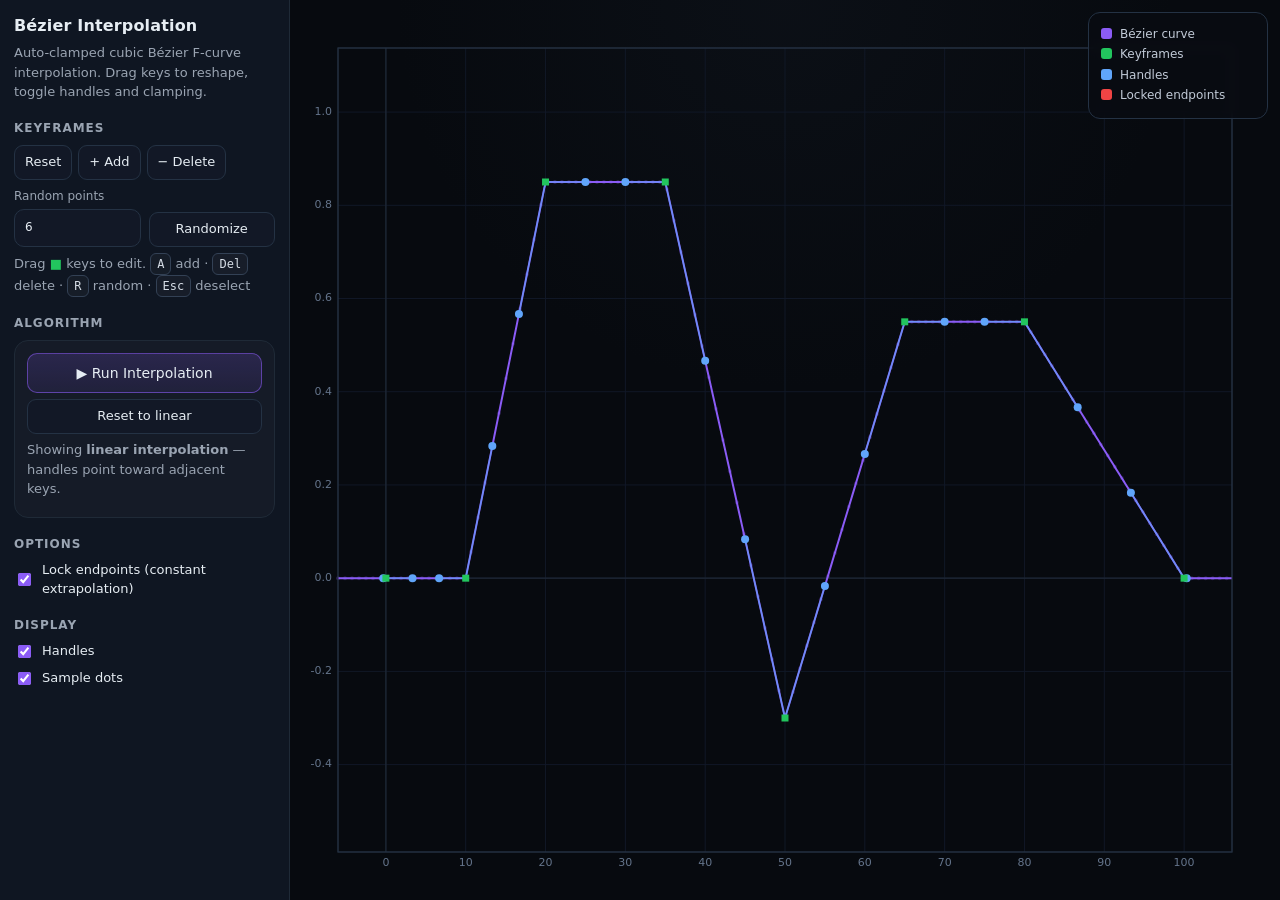
<file: docs/visualizations/interpolation.html>
<!doctype html>
<html lang="en">
<head>
    <meta charset="utf-8" />
    <meta name="viewport" content="width=device-width,initial-scale=1" />
    <title>Auto-Clamped Bézier F-Curve Visualizer</title>
    <style>
        :root {
            color-scheme: dark;
      --bg: #0b0f14;
      --panel: #0f1622;
      --line: #1f2a37;
      --line-2: #243244;
      --text: #e6edf3;
      --muted: #9aa4b2;
      --accent: #8b5cf6;
      --accent-2: #22c55e;
      --accent-3: #60a5fa;
      --bad: #ef4444;
    }
    * { box-sizing: border-box; }
        body {
            margin: 0;
      font: 14px/1.45 system-ui, -apple-system, Segoe UI, Roboto, sans-serif;
      background: var(--bg);
      color: var(--text);
    }
        .wrap {
            display: grid;
      grid-template-columns: min(290px, 28vw) 1fr;
            height: 100vh;
        }
        .panel {
      background: var(--panel);
      border-right: 1px solid var(--line);
            overflow: auto;
      padding: 14px;
      min-width: 0;
    }
    h1 {
      font-size: 16px;
      margin: 0 0 6px;
            font-weight: 700;
      letter-spacing: 0.01em;
    }
    h2 {
      font-size: 12px;
      color: var(--muted);
      text-transform: uppercase;
      letter-spacing: 0.08em;
      margin: 18px 0 8px;
    }
    p, .hint {
      color: var(--muted);
      margin: 6px 0;
      font-size: 13px;
      line-height: 1.5;
    }
        .row {
            display: flex;
      gap: 8px;
            align-items: center;
            margin: 8px 0;
      flex-wrap: wrap;
    }
    .row.tight { gap: 6px; }
    label.stack {
      display: grid;
      gap: 4px;
      width: 100%;
      color: var(--muted);
      font-size: 12px;
    }
    label.inline {
      display: inline-flex;
      align-items: center;
      gap: 8px;
      font-size: 13px;
    }
    .grid2 {
      display: grid;
      grid-template-columns: 1fr 1fr;
            gap: 8px;
    }
    button, input[type="number"] {
      width: 100%;
            background: #121826;
      color: var(--text);
      border: 1px solid var(--line-2);
            border-radius: 10px;
      padding: 9px 10px;
      font: inherit;
        }
        button {
            cursor: pointer;
      transition: border-color .15s ease, background .15s ease, transform .04s ease;
    }
    button:hover { border-color: #3a4b66; background: #141d2c; }
    button:active { transform: translateY(1px); }
    button.primary {
      background: linear-gradient(180deg, rgba(139,92,246,0.18), rgba(139,92,246,0.1));
      border-color: rgba(139,92,246,0.55);
    }
    button.small {
      width: auto;
      padding: 7px 10px;
      border-radius: 9px;
      font-size: 13px;
    }
    input[type="number"] { width: 100%; }
    input[type="checkbox"] { accent-color: var(--accent); }
        .canvas-wrap {
            position: relative;
      min-width: 0;
      background: #070a0f;
        }
        canvas {
            display: block;
            width: 100%;
            height: 100%;
      background: radial-gradient(circle at top, rgba(31,41,55,0.18), transparent 38%), #070a0f;
        }
        .legend {
            position: absolute;
            top: 12px;
            right: 12px;
      background: rgba(9,12,18,0.78);
      border: 1px solid var(--line-2);
            border-radius: 12px;
      padding: 10px 12px;
      min-width: 180px;
      backdrop-filter: blur(6px);
        }
        .legend div {
            font-size: 12px;
      color: #c1cad7;
      margin: 3px 0;
        }
        .pill {
            display: inline-block;
      width: 11px;
      height: 11px;
            border-radius: 3px;
            margin-right: 8px;
            vertical-align: -1px;
        }
    .card {
      background: rgba(255,255,255,0.025);
      border: 1px solid var(--line);
      border-radius: 14px;
      padding: 12px;
      margin: 8px 0;
    }
    .kbd {
      display: inline-block;
      padding: 1px 6px;
      border-radius: 6px;
      border: 1px solid #334155;
      background: rgba(255,255,255,0.03);
      font-family: ui-monospace, SFMono-Regular, Menlo, Consolas, monospace;
            font-size: 12px;
      color: #d6dde6;
        }
    </style>
</head>
<body>
    <div class="wrap">
        <div class="panel">
    <h1>Bézier Interpolation</h1>
    <p>
      Auto-clamped cubic Bézier F-curve interpolation.
      Drag keys to reshape, toggle handles and clamping.
    </p>

    <h2>Keyframes</h2>
    <div class="row tight">
      <button id="btnReset" class="small">Reset</button>
      <button id="btnAdd" class="small">+ Add</button>
      <button id="btnDelete" class="small">− Delete</button>
            </div>
    <div class="grid2" style="margin-top:4px;">
      <label class="stack">Random points
        <input id="numRandCount" type="number" min="3" max="20" step="1" value="6" />
      </label>
      <button id="btnRandom" class="small" style="align-self:end;">Randomize</button>
            </div>
    <div class="hint">
      Drag <span style="color:#22c55e;">■</span> keys to edit.
      <span class="kbd">A</span> add · <span class="kbd">Del</span> delete · <span class="kbd">R</span> random · <span class="kbd">Esc</span> deselect
            </div>

    <h2>Algorithm</h2>
    <div class="card">
      <div style="display:flex;flex-direction:column;gap:6px;margin-top:0;">
        <button id="btnRun" class="primary">▶ Run Interpolation</button>
        <button id="btnLinear" class="small">Reset to linear</button>
      </div>
      <div class="hint" style="margin-top:6px;" id="algoStatus">
        Showing <strong>linear interpolation</strong> — handles point toward adjacent keys.
            </div>
            </div>

    <h2>Options</h2>
    <div class="row"><label class="inline"><input id="chkExtrapConst" type="checkbox" checked /> Lock endpoints (constant extrapolation)</label></div>

    <h2>Display</h2>
    <div class="row"><label class="inline"><input id="chkShowHandles" type="checkbox" checked /> Handles</label></div>
    <div class="row"><label class="inline"><input id="chkShowSamples" type="checkbox" checked /> Sample dots</label></div>
        </div>

        <div class="canvas-wrap">
            <canvas id="c"></canvas>
            <div class="legend">
                <div><span class="pill" style="background:#8b5cf6"></span>Bézier curve</div>
      <div><span class="pill" style="background:#22c55e"></span>Keyframes</div>
                <div><span class="pill" style="background:#60a5fa"></span>Handles</div>
      <div><span class="pill" style="background:#ef4444"></span>Locked endpoints</div>
            </div>
        </div>
    </div>

    <script>
(() => {
  "use strict";

  const EPS = 1e-9;
        const clamp = (v, a, b) => Math.max(a, Math.min(b, v));
        const v2 = (x, y) => ({ x, y });
        const add = (a, b) => v2(a.x + b.x, a.y + b.y);
        const sub = (a, b) => v2(a.x - b.x, a.y - b.y);
        const mul = (a, s) => v2(a.x * s, a.y * s);
        const len = (a) => Math.hypot(a.x, a.y);

        function bezierPoint(P0, P1, P2, P3, t) {
            const u = 1 - t;
            return v2(
      u*u*u*P0.x + 3*u*u*t*P1.x + 3*u*t*t*P2.x + t*t*t*P3.x,
      u*u*u*P0.y + 3*u*u*t*P1.y + 3*u*t*t*P2.y + t*t*t*P3.y
            );
        }

        function solveTforX(xTarget, P0, P1, P2, P3) {
            const x0 = P0.x, x3 = P3.x;
    if (Math.abs(x3 - x0) < EPS) return 0;
            let lo = 0, hi = 1;
            let t = clamp((xTarget - x0) / (x3 - x0), 0, 1);
            function xAt(t) { return bezierPoint(P0, P1, P2, P3, t).x; }
            function dxdt(t) {
                const u = 1 - t;
      return 3 * (mul(sub(P1, P0), u*u).x + mul(sub(P2, P1), 2*u*t).x + mul(sub(P3, P2), t*t).x);
            }
            for (let i = 0; i < 40; i++) {
                const x = xAt(t);
                if (Math.abs(x - xTarget) < 1e-6) break;
                if (x < xTarget) lo = t; else hi = t;
                t = 0.5 * (lo + hi);
            }
            for (let i = 0; i < 8; i++) {
                const x = xAt(t);
                const d = dxdt(t);
      if (Math.abs(d) < EPS) break;
                const step = (x - xTarget) / d;
                t = clamp(t - step, 0, 1);
                if (Math.abs(step) < 1e-6) break;
            }
            return t;
        }

        class BezierKey {
            constructor(x, y) {
                this.key = v2(x, y);
                this.left = v2(x - 0.333, y);
                this.right = v2(x + 0.333, y);
      this.autoHandleType = "FREE";
            }
        }

  function computeAutoClampedHandles(keys, autoSmoothing, extrapolationConstant) {
            const n = keys.length;
            if (n <= 1) return;
            for (let i = 1; i < n; i++) {
      if (!(keys[i].key.x > keys[i-1].key.x)) throw new Error("X must be strictly increasing.");
            }
            const threshold = 0.001;
            for (let i = 0; i < n; i++) {
                const bezk = keys[i];
      const prev = i > 0 ? keys[i-1] : null;
      const next = i < n-1 ? keys[i+1] : null;
                bezk.left.x = Math.min(bezk.left.x, bezk.key.x - threshold);
                bezk.right.x = Math.max(bezk.right.x, bezk.key.x + threshold);
                const p2 = v2(bezk.key.x, bezk.key.y);
                let p1, p3;
      if (!prev) { if (!next) continue; p3 = next.key; p1 = v2(2*p2.x - p3.x, 2*p2.y - p3.y); } else { p1 = prev.key; }
      if (!next) { p3 = v2(2*p2.x - p1.x, 2*p2.y - p1.y); } else { p3 = next.key; }
      const dvecA = sub(p2, p1), dvecB = sub(p3, p2);
      let lenA = dvecA.x !== 0 ? dvecA.x : 1.0;
      let lenB = dvecB.x !== 0 ? dvecB.x : 1.0;
      const tvec = add(mul(dvecB, 1/lenB), mul(dvecA, 1/lenA));
      let lengthFactor = autoSmoothing ? 6.0 / 2.5614 : tvec.x;
                lengthFactor *= 2.5614;
      if (lengthFactor === 0) continue;
      if (!autoSmoothing) { lenA = Math.min(lenA, 5*lenB); lenB = Math.min(lenB, 5*lenA); }
      let leftViolate = false, rightViolate = false;
      {
        bezk.left = sub(p2, mul(tvec, lenA / lengthFactor));
                    if (prev && next) {
          const yd1 = prev.key.y - bezk.key.y, yd2 = next.key.y - bezk.key.y;
          if ((yd1 <= 0 && yd2 <= 0) || (yd1 >= 0 && yd2 >= 0)) {
            bezk.left.y = bezk.key.y; bezk.autoHandleType = "LOCKED";
                        } else {
            if (yd1 <= 0) { if (prev.key.y > bezk.left.y) { bezk.left.y = prev.key.y; leftViolate = true; } }
            else { if (prev.key.y < bezk.left.y) { bezk.left.y = prev.key.y; leftViolate = true; } }
          }
        }
      }
      {
        bezk.right = add(p2, mul(tvec, lenB / lengthFactor));
                    if (prev && next) {
          const yd1 = prev.key.y - bezk.key.y, yd2 = next.key.y - bezk.key.y;
          if ((yd1 <= 0 && yd2 <= 0) || (yd1 >= 0 && yd2 >= 0)) {
            bezk.right.y = bezk.key.y; bezk.autoHandleType = "LOCKED";
                        } else {
            if (yd1 <= 0) { if (next.key.y < bezk.right.y) { bezk.right.y = next.key.y; rightViolate = true; } }
            else { if (next.key.y > bezk.right.y) { bezk.right.y = next.key.y; rightViolate = true; } }
          }
        }
      }
                if (leftViolate || rightViolate) {
        const h1x = bezk.left.x - p2.x, h2x = p2.x - bezk.right.x;
                    if (Math.abs(h1x) >= 1e-12 && Math.abs(h2x) >= 1e-12) {
          if (leftViolate) bezk.right.y = p2.y + ((p2.y - bezk.left.y) / h1x) * h2x;
          else bezk.left.y = p2.y + ((p2.y - bezk.right.y) / h2x) * h1x;
        }
      }
                bezk.left.x = Math.min(bezk.left.x, bezk.key.x - threshold);
                bezk.right.x = Math.max(bezk.right.x, bezk.key.x + threshold);
            }
            if (extrapolationConstant) {
      const first = keys[0], last = keys[n-1];
      first.autoHandleType = "LOCKED"; last.autoHandleType = "LOCKED";
                first.left.y = first.key.y; first.right.y = first.key.y;
                last.left.y = last.key.y; last.right.y = last.key.y;
            }
        }

        function evaluateCurve(keys, xs) {
            const ys = new Array(xs.length);
            const xFirst = keys[0].key.x, yFirst = keys[0].key.y;
    const xLast = keys[keys.length-1].key.x, yLast = keys[keys.length-1].key.y;
            const segs = [];
            for (let i = 0; i < keys.length - 1; i++) {
      const a = keys[i], b = keys[i+1];
                segs.push([a.key, a.right, b.left, b.key]);
            }
            let j = 0;
            for (let k = 0; k < xs.length; k++) {
                const x = xs[k];
                if (x <= xFirst) { ys[k] = yFirst; continue; }
                if (x >= xLast) { ys[k] = yLast; continue; }
                while (j < segs.length && x > segs[j][3].x) j++;
      if (j >= segs.length) { ys[k] = segs[segs.length-1][3].y; continue; }
                const [P0, P1, P2, P3] = segs[j];
      if (Math.abs(P3.x - P0.x) < EPS) { ys[k] = P0.y; continue; }
                const t = solveTforX(x, P0, P1, P2, P3);
                ys[k] = bezierPoint(P0, P1, P2, P3, t).y;
            }
            return ys;
        }

        const canvas = document.getElementById("c");
        const ctx = canvas.getContext("2d");

        function fitCanvas() {
            const r = canvas.getBoundingClientRect();
            canvas.width = Math.floor(r.width * devicePixelRatio);
            canvas.height = Math.floor(r.height * devicePixelRatio);
            ctx.setTransform(devicePixelRatio, 0, 0, devicePixelRatio, 0, 0);
        }
  new ResizeObserver(() => { fitCanvas(); draw(); }).observe(canvas);

        const state = {
            keys: [],
            selected: -1,
            dragging: false,
            dragOffset: v2(0, 0),
    solved: false,
    view: { pad: 48, xMin: 0, xMax: 100, yMin: -1, yMax: 1 },
  };

  function makeDefaultKeys() {
    return [
                new BezierKey(0, 0.0),
      new BezierKey(10, 0.0),
      new BezierKey(20, 0.85),
      new BezierKey(35, 0.85),
      new BezierKey(50, -0.3),
      new BezierKey(65, 0.55),
      new BezierKey(80, 0.55),
      new BezierKey(100, 0.0),
    ];
  }

  function setLinearHandles(keys) {
    for (let i = 0; i < keys.length; i++) {
      const k = keys[i];
      const prev = i > 0 ? keys[i-1] : null;
      const next = i < keys.length - 1 ? keys[i+1] : null;
      k.autoHandleType = "FREE";
      if (prev) {
        const dx = k.key.x - prev.key.x;
        k.left = v2(k.key.x - dx / 3, k.key.y - (k.key.y - prev.key.y) / 3);
      } else {
        k.left = v2(k.key.x - 0.333, k.key.y);
      }
      if (next) {
        const dx = next.key.x - k.key.x;
        k.right = v2(k.key.x + dx / 3, k.key.y + (next.key.y - k.key.y) / 3);
      } else {
        k.right = v2(k.key.x + 0.333, k.key.y);
      }
    }
  }

  function updateStatusText() {
    const el = document.getElementById("algoStatus");
    if (state.solved) {
      el.innerHTML = 'Showing <strong>interpolated</strong> Bézier handles with overshoot prevention.';
    } else {
      el.innerHTML = 'Showing <strong>linear interpolation</strong> — handles point toward adjacent keys.';
    }
  }

  function resetKeys() {
    state.keys = makeDefaultKeys();
            state.selected = -1;
    state.solved = false;
    setLinearHandles(state.keys);
    updateStatusText();
            draw();
        }

        function randomizeKeys() {
    const count = clamp(parseInt(document.getElementById("numRandCount").value, 10) || 6, 3, 20);
    const keys = [];
    for (let i = 0; i < count; i++) {
      const t = i / (count - 1);
      const x = Math.round(t * 100);
      const y = (Math.random() * 2 - 1) * 0.9;
      keys.push(new BezierKey(x, y));
    }
    for (let i = 1; i < keys.length; i++) {
      if (keys[i].key.x <= keys[i-1].key.x) keys[i].key.x = keys[i-1].key.x + 1;
    }
    state.keys = keys;
    state.selected = -1;
    state.solved = false;
    setLinearHandles(state.keys);
    updateStatusText();
            draw();
        }

        function worldToScreen(p) {
            const { pad, xMin, xMax, yMin, yMax } = state.view;
            const w = canvas.getBoundingClientRect().width;
            const h = canvas.getBoundingClientRect().height;
    return v2(
      pad + (p.x - xMin) * (w - 2*pad) / Math.max(EPS, xMax - xMin),
      h - pad - (p.y - yMin) * (h - 2*pad) / Math.max(EPS, yMax - yMin)
    );
        }

        function screenToWorld(p) {
            const { pad, xMin, xMax, yMin, yMax } = state.view;
            const w = canvas.getBoundingClientRect().width;
            const h = canvas.getBoundingClientRect().height;
    return v2(
      xMin + (p.x - pad) * (xMax - xMin) / Math.max(EPS, w - 2*pad),
      yMin + (h - pad - p.y) * (yMax - yMin) / Math.max(EPS, h - 2*pad)
    );
        }

        function autoView() {
            const xs = state.keys.map(k => k.key.x);
            const ys = state.keys.map(k => k.key.y);
            const xMin = Math.min(...xs), xMax = Math.max(...xs);
            const yMin = Math.min(...ys), yMax = Math.max(...ys);
    const mx = Math.max(2, (xMax - xMin) * 0.06);
    const my = Math.max(0.2, (yMax - yMin) * 0.25);
    state.view.xMin = xMin - mx;
    state.view.xMax = xMax + mx;
    state.view.yMin = yMin - my;
    state.view.yMax = yMax + my;
  }

  function niceStep(range, maxTicks) {
    const rough = range / maxTicks;
    const mag = Math.pow(10, Math.floor(Math.log10(rough)));
    const norm = rough / mag;
    const nice = norm < 1.5 ? 1 : norm < 3 ? 2 : norm < 7 ? 5 : 10;
    return nice * mag;
  }

  function tickLabel(v, step) {
    const decimals = Math.max(0, -Math.floor(Math.log10(step) - 0.001));
    return v.toFixed(decimals);
        }

        function drawGrid() {
            const w = canvas.getBoundingClientRect().width;
            const h = canvas.getBoundingClientRect().height;
    const pad = state.view.pad;
    const { xMin, xMax, yMin, yMax } = state.view;
            ctx.clearRect(0, 0, w, h);

    const xStep = niceStep(xMax - xMin, 8);
    const yStep = niceStep(yMax - yMin, 6);
    const xStart = Math.ceil(xMin / xStep) * xStep;
    const yStart = Math.ceil(yMin / yStep) * yStep;

            ctx.strokeStyle = "#111827";
            ctx.lineWidth = 1;
            ctx.beginPath();
    for (let v = xStart; v <= xMax; v += xStep) {
      const sx = worldToScreen(v2(v, 0)).x;
      ctx.moveTo(sx, pad); ctx.lineTo(sx, h - pad);
    }
    for (let v = yStart; v <= yMax; v += yStep) {
      const sy = worldToScreen(v2(0, v)).y;
      ctx.moveTo(pad, sy); ctx.lineTo(w - pad, sy);
            }
            ctx.stroke();

            ctx.strokeStyle = "#1f2937";
    ctx.lineWidth = 1.2;
            ctx.beginPath();
            const y0 = worldToScreen(v2(0, 0)).y;
    if (y0 > pad && y0 < h - pad) { ctx.moveTo(pad, y0); ctx.lineTo(w - pad, y0); }
    const x0 = worldToScreen(v2(0, 0)).x;
    if (x0 > pad && x0 < w - pad) { ctx.moveTo(x0, pad); ctx.lineTo(x0, h - pad); }
            ctx.stroke();

    ctx.font = "11px system-ui, -apple-system, sans-serif";
    ctx.fillStyle = "#64748b";
    ctx.textAlign = "center";
    ctx.textBaseline = "top";
    for (let v = xStart; v <= xMax; v += xStep) {
      ctx.fillText(tickLabel(v, xStep), worldToScreen(v2(v, 0)).x, h - pad + 6);
    }
    ctx.textAlign = "right";
    ctx.textBaseline = "middle";
    for (let v = yStart; v <= yMax; v += yStep) {
      ctx.fillText(tickLabel(v, yStep), pad - 6, worldToScreen(v2(0, v)).y);
    }

    ctx.strokeStyle = "#243042";
    ctx.lineWidth = 1;
    ctx.strokeRect(pad, pad, w - 2*pad, h - 2*pad);
        }

        function draw() {
            const extrapConst = document.getElementById("chkExtrapConst").checked;
            const showHandles = document.getElementById("chkShowHandles").checked;
            const showSamples = document.getElementById("chkShowSamples").checked;

            autoView();
    if (state.solved) {
      for (const k of state.keys) k.autoHandleType = "FREE";
      computeAutoClampedHandles(state.keys, true, extrapConst);
    } else {
      setLinearHandles(state.keys);
    }
            drawGrid();

            const w = canvas.getBoundingClientRect().width;
            const h = canvas.getBoundingClientRect().height;
    const samples = 512;
    const { xMin, xMax } = state.view;
            const xs = Array.from({ length: samples }, (_, i) => xMin + (xMax - xMin) * i / (samples - 1));
            const ys = evaluateCurve(state.keys, xs);

            ctx.strokeStyle = "#8b5cf6";
            ctx.lineWidth = 2;
            ctx.beginPath();
            for (let i = 0; i < xs.length; i++) {
                const p = worldToScreen(v2(xs[i], ys[i]));
                if (i === 0) ctx.moveTo(p.x, p.y); else ctx.lineTo(p.x, p.y);
            }
            ctx.stroke();

            if (showSamples) {
                ctx.fillStyle = "rgba(139,92,246,0.25)";
                for (let i = 0; i < xs.length; i += Math.max(1, Math.floor(samples / 120))) {
                    const p = worldToScreen(v2(xs[i], ys[i]));
                    ctx.beginPath();
                    ctx.arc(p.x, p.y, 2, 0, Math.PI * 2);
                    ctx.fill();
                }
            }

            for (let i = 0; i < state.keys.length; i++) {
                const k = state.keys[i];
                const pk = worldToScreen(k.key);
                const pl = worldToScreen(k.left);
                const pr = worldToScreen(k.right);
      const locked = k.autoHandleType === "LOCKED";

                if (showHandles) {
                    ctx.strokeStyle = locked ? "rgba(239,68,68,0.75)" : "rgba(96,165,250,0.7)";
                    ctx.lineWidth = 1.5;
                    ctx.beginPath();
                    ctx.moveTo(pl.x, pl.y); ctx.lineTo(pk.x, pk.y); ctx.lineTo(pr.x, pr.y);
                    ctx.stroke();
                    ctx.fillStyle = locked ? "#ef4444" : "#60a5fa";
                    ctx.beginPath(); ctx.arc(pl.x, pl.y, 4, 0, Math.PI * 2); ctx.fill();
                    ctx.beginPath(); ctx.arc(pr.x, pr.y, 4, 0, Math.PI * 2); ctx.fill();
                }

                ctx.fillStyle = "#22c55e";
      const s = i === state.selected ? 9 : 7;
      ctx.fillRect(pk.x - s/2, pk.y - s/2, s, s);
                if (i === state.selected) {
                    ctx.strokeStyle = "#eab308";
                    ctx.lineWidth = 2;
        ctx.strokeRect(pk.x - s/2 - 1, pk.y - s/2 - 1, s + 2, s + 2);
                }
            }

            ctx.strokeStyle = "#243042";
            ctx.lineWidth = 1;
    ctx.strokeRect(state.view.pad, state.view.pad, w - 2*state.view.pad, h - 2*state.view.pad);
        }

        function hitTestKeys(screenPt) {
    let best = -1, bestD = 1e9;
            for (let i = 0; i < state.keys.length; i++) {
                const pk = worldToScreen(state.keys[i].key);
                const d = Math.hypot(pk.x - screenPt.x, pk.y - screenPt.y);
      if (d < 16 && d < bestD) { bestD = d; best = i; }
            }
            return best;
        }

        function enforceStrictX(i) {
            const k = state.keys[i];
    if (i > 0) k.key.x = Math.max(k.key.x, state.keys[i-1].key.x + 0.001);
    if (i < state.keys.length - 1) k.key.x = Math.min(k.key.x, state.keys[i+1].key.x - 0.001);
        }

        canvas.addEventListener("pointerdown", (e) => {
            const rect = canvas.getBoundingClientRect();
            const p = v2(e.clientX - rect.left, e.clientY - rect.top);
            const idx = hitTestKeys(p);
            state.selected = idx;
            if (idx !== -1) {
                state.dragging = true;
      state.dragOffset = sub(state.keys[idx].key, screenToWorld(p));
                canvas.setPointerCapture(e.pointerId);
            }
            draw();
        });

        canvas.addEventListener("pointermove", (e) => {
            if (!state.dragging || state.selected === -1) return;
            const rect = canvas.getBoundingClientRect();
    const world = add(screenToWorld(v2(e.clientX - rect.left, e.clientY - rect.top)), state.dragOffset);
    state.keys[state.selected].key.x = world.x;
    state.keys[state.selected].key.y = world.y;
            enforceStrictX(state.selected);
            draw();
        });

        canvas.addEventListener("pointerup", (e) => {
            state.dragging = false;
            canvas.releasePointerCapture(e.pointerId);
        });

        function addKey() {
            const xs = state.keys.map(k => k.key.x);
    let x = Math.max(...xs) + 10, y = 0;
            if (state.selected >= 0 && state.selected < state.keys.length - 1) {
      const a = state.keys[state.selected].key, b = state.keys[state.selected + 1].key;
      x = 0.5 * (a.x + b.x); y = 0.5 * (a.y + b.y);
            } else if (state.keys.length >= 2) {
      const a = state.keys[state.keys.length-2].key, b = state.keys[state.keys.length-1].key;
      x = b.x + (b.x - a.x); y = b.y;
            }
            const nk = new BezierKey(x, y);
            state.keys.push(nk);
    state.keys.sort((a, b) => a.key.x - b.key.x);
            state.selected = state.keys.indexOf(nk);
            draw();
        }

        function deleteSelected() {
    if (state.selected === -1 || state.keys.length <= 2) return;
            state.keys.splice(state.selected, 1);
            state.selected = Math.min(state.selected, state.keys.length - 1);
            draw();
        }

  document.addEventListener("keydown", (e) => {
    if (e.key === "Escape") { state.selected = -1; draw(); }
    if (e.key === "Delete") deleteSelected();
    if (e.key.toLowerCase() === "a") addKey();
    if (e.key.toLowerCase() === "r") randomizeKeys();
  });

  document.getElementById("btnReset").addEventListener("click", resetKeys);
  document.getElementById("btnAdd").addEventListener("click", addKey);
  document.getElementById("btnDelete").addEventListener("click", deleteSelected);
  document.getElementById("btnRandom").addEventListener("click", randomizeKeys);
  document.getElementById("btnRun").addEventListener("click", () => {
    state.solved = true;
    updateStatusText();
    draw();
  });
  document.getElementById("btnLinear").addEventListener("click", () => {
    state.solved = false;
    updateStatusText();
                draw();
  });
  document.getElementById("chkExtrapConst").addEventListener("change", draw);
  document.getElementById("chkShowHandles").addEventListener("change", draw);
  document.getElementById("chkShowSamples").addEventListener("change", draw);

        fitCanvas();
        resetKeys();
})();
    </script>
</body>
</html>
</file>
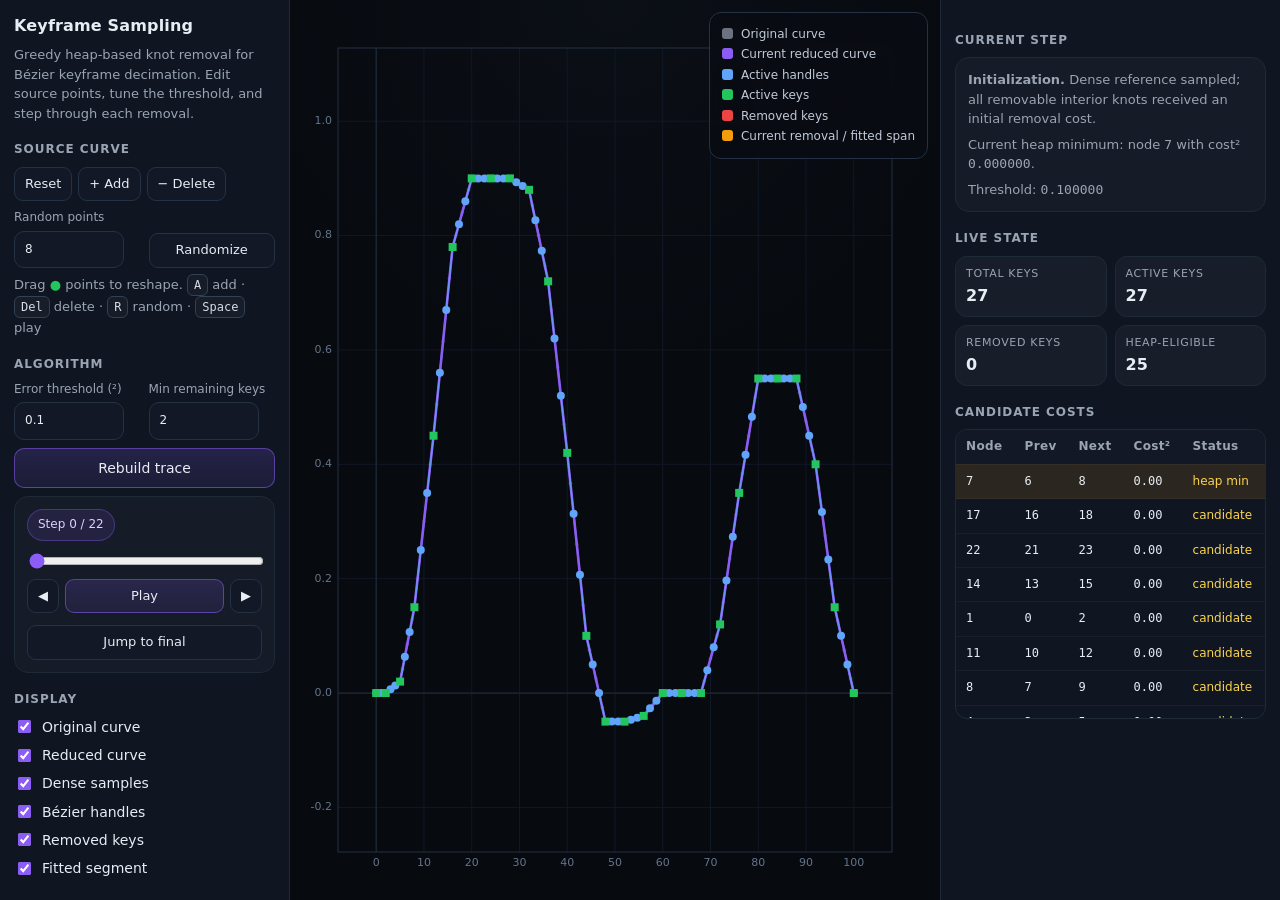
<file: docs/visualizations/sampling.html>
<!doctype html>
<html lang="en">
<head>
  <meta charset="utf-8" />
  <meta name="viewport" content="width=device-width,initial-scale=1" />
  <title>Bézier Keyframe Sampling Visualizer</title>
  <style>
    :root {
      color-scheme: dark;
      --bg: #0b0f14;
      --panel: #0f1622;
      --line: #1f2a37;
      --line-2: #243244;
      --text: #e6edf3;
      --muted: #9aa4b2;
      --accent: #8b5cf6;
      --accent-2: #22c55e;
      --accent-3: #60a5fa;
      --warn: #f59e0b;
      --bad: #ef4444;
      --soft: rgba(255,255,255,0.04);
    }
    * { box-sizing: border-box; }
    body {
      margin: 0;
      font: 14px/1.45 system-ui, -apple-system, Segoe UI, Roboto, sans-serif;
      background: var(--bg);
      color: var(--text);
    }
    .wrap {
      display: grid;
      grid-template-columns: min(290px, 28vw) 1fr min(340px, 32vw);
      height: 100vh;
    }
    .panel {
      background: var(--panel);
      border-right: 1px solid var(--line);
      overflow: auto;
      padding: 14px;
      min-width: 0;
    }
    .panel.right {
      border-right: 0;
      border-left: 1px solid var(--line);
    }
    .canvas-wrap {
      position: relative;
      min-width: 0;
      background: #070a0f;
    }
    canvas {
      display: block;
      width: 100%;
      height: 100%;
      background: radial-gradient(circle at top, rgba(31,41,55,0.18), transparent 38%), #070a0f;
    }
    h1 {
      font-size: 16px;
      margin: 0 0 8px;
      font-weight: 700;
      letter-spacing: 0.01em;
    }
    h2 {
      font-size: 12px;
      color: var(--muted);
      text-transform: uppercase;
      letter-spacing: 0.08em;
      margin: 18px 0 8px;
    }
    p, .hint {
      color: var(--muted);
      margin: 6px 0;
      font-size: 13px;
      line-height: 1.5;
    }
    .row {
      display: flex;
      gap: 8px;
      align-items: center;
      margin: 8px 0;
      flex-wrap: wrap;
    }
    .row.tight { gap: 6px; }
    label.stack {
      display: grid;
      gap: 4px;
      width: 100%;
      color: var(--muted);
      font-size: 12px;
    }
    label.inline {
      display: inline-flex;
      align-items: center;
      gap: 8px;
    }
    button, input[type="number"], input[type="range"], textarea {
      width: 100%;
    }
    button, input[type="number"], textarea {
      background: #121826;
      color: var(--text);
      border: 1px solid var(--line-2);
      border-radius: 10px;
      padding: 9px 10px;
      font: inherit;
    }
    button {
      cursor: pointer;
      transition: border-color .15s ease, background .15s ease, transform .04s ease;
    }
    button:hover { border-color: #3a4b66; background: #141d2c; }
    button:active { transform: translateY(1px); }
    button.primary {
      background: linear-gradient(180deg, rgba(139,92,246,0.18), rgba(139,92,246,0.1));
      border-color: rgba(139,92,246,0.55);
    }
    button.small {
      width: auto;
      padding: 7px 10px;
      border-radius: 9px;
      font-size: 13px;
    }
    input[type="number"] { width: 110px; }
    input[type="range"] {
      accent-color: var(--accent);
      background: transparent;
      padding: 0;
    }
    input[type="checkbox"] { accent-color: var(--accent); }
    textarea {
      min-height: 120px;
      resize: vertical;
      font-family: ui-monospace, SFMono-Regular, Menlo, Consolas, monospace;
      font-size: 12px;
      background: #0d1420;
    }
    .grid2 {
      display: grid;
      grid-template-columns: 1fr 1fr;
      gap: 8px;
    }
    .card {
      background: rgba(255,255,255,0.025);
      border: 1px solid var(--line);
      border-radius: 14px;
      padding: 12px;
      margin: 8px 0;
    }
    .stat-grid {
      display: grid;
      grid-template-columns: repeat(2, minmax(0, 1fr));
      gap: 8px;
      margin-top: 8px;
    }
    .stat {
      background: rgba(255,255,255,0.03);
      border: 1px solid var(--line);
      border-radius: 12px;
      padding: 9px 10px;
    }
    .stat .k {
      color: var(--muted);
      font-size: 11px;
      text-transform: uppercase;
      letter-spacing: 0.06em;
    }
    .stat .v {
      font-size: 16px;
      font-weight: 700;
      margin-top: 2px;
    }
    .legend {
      position: absolute;
      top: 12px;
      right: 12px;
      background: rgba(9,12,18,0.78);
      border: 1px solid var(--line-2);
      border-radius: 12px;
      padding: 10px 12px;
      min-width: 210px;
      backdrop-filter: blur(6px);
    }
    .legend div {
      font-size: 12px;
      color: #c1cad7;
      margin: 3px 0;
    }
    .pill {
      display: inline-block;
      width: 11px;
      height: 11px;
      border-radius: 3px;
      margin-right: 8px;
      vertical-align: -1px;
    }
    .kbd {
      display: inline-block;
      padding: 1px 6px;
      border-radius: 6px;
      border: 1px solid #334155;
      background: rgba(255,255,255,0.03);
      font-family: ui-monospace, SFMono-Regular, Menlo, Consolas, monospace;
      font-size: 12px;
      color: #d6dde6;
    }
    .step-badge {
      display: inline-flex;
      align-items: center;
      gap: 8px;
      background: rgba(139,92,246,0.12);
      border: 1px solid rgba(139,92,246,0.35);
      border-radius: 999px;
      padding: 6px 10px;
      color: #dcd1ff;
      font-size: 12px;
    }
    .table-wrap {
      max-height: 290px;
      overflow: auto;
      border: 1px solid var(--line);
      border-radius: 12px;
      -webkit-overflow-scrolling: touch;
    }
    table {
      width: 100%;
      border-collapse: collapse;
      font-size: 12px;
    }
    th, td {
      padding: 8px 10px;
      border-bottom: 1px solid rgba(255,255,255,0.04);
      text-align: left;
      white-space: nowrap;
    }
    th {
      position: sticky;
      top: 0;
      z-index: 1;
      background: #121826;
      color: var(--muted);
      font-weight: 600;
      letter-spacing: 0.03em;
    }
    tr.highlight td { background: rgba(245,158,11,0.12); }
    tr.dim td { color: #728093; }
    .mono {
      font-family: ui-monospace, SFMono-Regular, Menlo, Consolas, monospace;
    }
    .status-good { color: #9ae6b4; }
    .status-warn { color: #fcd34d; }
    .status-bad { color: #fca5a5; }
    hr {
      border: 0;
      border-top: 1px solid var(--line);
      margin: 14px 0;
    }
    .footer-note {
      font-size: 11px;
      color: #7f8a99;
      margin-top: 8px;
    }
    .stepper {
      display: grid;
      gap: 8px;
    }
    .stepper .row { margin: 0; }
  </style>
</head>
<body>
<div class="wrap">
  <div class="panel">
    <h1>Keyframe Sampling</h1>
    <p>
      Greedy heap-based knot removal for Bézier keyframe decimation.
      Edit source points, tune the threshold, and step through each removal.
    </p>

    <h2>Source curve</h2>
    <div class="row tight">
      <button id="btnReset" class="small">Reset</button>
      <button id="btnAdd" class="small">+ Add</button>
      <button id="btnDelete" class="small">− Delete</button>
    </div>
    <div class="grid2" style="margin-top:4px;">
      <label class="stack">Random points
        <input id="numRandCount" type="number" min="3" max="30" step="1" value="8" />
      </label>
      <button id="btnRandom" class="small" style="align-self:end;">Randomize</button>
    </div>
    <div class="hint">
      Drag <span style="color:#22c55e;">●</span> points to reshape.
      <span class="kbd">A</span> add · <span class="kbd">Del</span> delete · <span class="kbd">R</span> random · <span class="kbd">Space</span> play
    </div>

    <h2>Algorithm</h2>
    <div class="grid2">
      <label class="stack">Error threshold (²)
        <input id="numErr" type="number" min="0" step="0.01" value="0.1" />
      </label>
      <label class="stack">Min remaining keys
        <input id="numTarget" type="number" min="2" step="1" value="2" />
      </label>
    </div>
    <button id="btnRebuild" class="primary" style="margin-top:8px;">Rebuild trace</button>

    <div class="card">
      <div class="step-badge" id="stepBadge">Step 0 / 0</div>
      <div class="stepper" style="margin-top:10px;">
        <input id="stepSlider" type="range" min="0" max="0" step="1" value="0" />
        <div class="row tight">
          <button id="btnPrev" class="small">◀</button>
          <button id="btnPlay" class="small primary" style="flex:1;">▶ Play</button>
          <button id="btnNext" class="small">▶</button>
        </div>
        <button id="btnRunEnd" class="small" style="margin-top:4px;">Jump to final</button>
      </div>
    </div>

    <h2>Display</h2>
    <div class="row"><label class="inline"><input id="chkOriginal" type="checkbox" checked /> Original curve</label></div>
    <div class="row"><label class="inline"><input id="chkCurrent" type="checkbox" checked /> Reduced curve</label></div>
    <div class="row"><label class="inline"><input id="chkDense" type="checkbox" checked /> Dense samples</label></div>
    <div class="row"><label class="inline"><input id="chkHandles" type="checkbox" checked /> Bézier handles</label></div>
    <div class="row"><label class="inline"><input id="chkRemoved" type="checkbox" checked /> Removed keys</label></div>
    <div class="row"><label class="inline"><input id="chkFit" type="checkbox" checked /> Fitted segment</label></div>
  </div>

  <div class="canvas-wrap">
    <canvas id="c"></canvas>
    <div class="legend">
      <div><span class="pill" style="background:#6b7280"></span>Original curve</div>
      <div><span class="pill" style="background:#8b5cf6"></span>Current reduced curve</div>
      <div><span class="pill" style="background:#60a5fa"></span>Active handles</div>
      <div><span class="pill" style="background:#22c55e"></span>Active keys</div>
      <div><span class="pill" style="background:#ef4444"></span>Removed keys</div>
      <div><span class="pill" style="background:#f59e0b"></span>Current removal / fitted span</div>
    </div>
  </div>

  <div class="panel right">
    <h2>Current step</h2>
    <div id="stepSummary" class="card"></div>

    <h2>Live state</h2>
    <div class="stat-grid" id="statGrid"></div>

    <h2>Candidate costs</h2>
    <div class="table-wrap">
      <table>
        <thead>
          <tr>
            <th>Node</th>
            <th>Prev</th>
            <th>Next</th>
            <th>Cost²</th>
            <th>Status</th>
          </tr>
        </thead>
        <tbody id="candidateBody"></tbody>
      </table>
    </div>
  </div>
</div>

<script>
(() => {
  "use strict";

  /** ------------------------------
   *  Small vector helpers
   *  ------------------------------ */
  const EPS = 1e-9;
  const clamp = (v, a, b) => Math.max(a, Math.min(b, v));
  const fmt = (v, d = 4) => Number.isFinite(v) ? Number(v).toFixed(d) : "∞";
  const v2 = (x, y) => ({ x, y });
  const add = (a, b) => v2(a.x + b.x, a.y + b.y);
  const sub = (a, b) => v2(a.x - b.x, a.y - b.y);
  const mul = (a, s) => v2(a.x * s, a.y * s);
  const dot = (a, b) => a.x * b.x + a.y * b.y;
  const len = (a) => Math.hypot(a.x, a.y);
  const clonePoint = (p) => v2(p.x, p.y);
  const cloneVecTriplet = (triplet) => triplet.map(clonePoint);

  /** ------------------------------
   *  Binary min-heap
   *  ------------------------------ */
  class MinHeap {
    constructor(compare) {
      this.arr = [];
      this.compare = compare;
    }
    push(item) {
      this.arr.push(item);
      this._siftUp(this.arr.length - 1);
    }
    pop() {
      if (this.arr.length === 0) return null;
      const root = this.arr[0];
      const last = this.arr.pop();
      if (this.arr.length && last) {
        this.arr[0] = last;
        this._siftDown(0);
      }
      return root;
    }
    get size() {
      return this.arr.length;
    }
    _siftUp(i) {
      while (i > 0) {
        const p = (i - 1) >> 1;
        if (this.compare(this.arr[i], this.arr[p]) >= 0) break;
        [this.arr[i], this.arr[p]] = [this.arr[p], this.arr[i]];
        i = p;
      }
    }
    _siftDown(i) {
      const n = this.arr.length;
      while (true) {
        let smallest = i;
        const l = 2 * i + 1;
        const r = 2 * i + 2;
        if (l < n && this.compare(this.arr[l], this.arr[smallest]) < 0) smallest = l;
        if (r < n && this.compare(this.arr[r], this.arr[smallest]) < 0) smallest = r;
        if (smallest === i) break;
        [this.arr[i], this.arr[smallest]] = [this.arr[smallest], this.arr[i]];
        i = smallest;
      }
    }
  }

  /** ------------------------------
   *  Algorithm port from Python
   *  ------------------------------ */
  function buildBezierFromXY(xs, ys) {
    const n = xs.length;
    const out = [];
    for (let i = 0; i < n; i++) {
      const key = v2(xs[i], ys[i]);
      let hl, hr;
      if (i > 0) {
        const dx = xs[i] - xs[i - 1];
        const dy = ys[i] - ys[i - 1];
        hl = v2(xs[i] - dx / 3.0, ys[i] - dy / 3.0);
      } else {
        hl = clonePoint(key);
      }
      if (i < n - 1) {
        const dx = xs[i + 1] - xs[i];
        const dy = ys[i + 1] - ys[i];
        hr = v2(xs[i] + dx / 3.0, ys[i] + dy / 3.0);
      } else {
        hr = clonePoint(key);
      }
      out.push({ vec: [hl, key, hr] });
    }
    return out;
  }

  function evalCubicBezier(P0, P1, P2, P3, t) {
    const u = 1 - t;
    const b0 = u * u * u;
    const b1 = 3 * u * u * t;
    const b2 = 3 * u * t * t;
    const b3 = t * t * t;
    return v2(
      b0 * P0.x + b1 * P1.x + b2 * P2.x + b3 * P3.x,
      b0 * P0.y + b1 * P1.y + b2 * P2.y + b3 * P3.y
    );
  }

  function sampleCurveFromBeziers(beziers, resolu = 32) {
    const pts = [];
    const n = beziers.length;
    for (let i = 0; i < n - 1; i++) {
      const b0 = beziers[i].vec[1];
      const b1 = beziers[i].vec[2];
      const b2 = beziers[i + 1].vec[0];
      const b3 = beziers[i + 1].vec[1];
      for (let j = 0; j < resolu; j++) {
        const t = j / resolu;
        pts.push(evalCubicBezier(b0, b1, b2, b3, t));
      }
    }
    pts.push(clonePoint(beziers[n - 1].vec[1]));
    return pts;
  }

  function chordLengthParams(points) {
    const n = points.length;
    const cum = new Array(n).fill(0);
    for (let i = 1; i < n; i++) {
      cum[i] = cum[i - 1] + len(sub(points[i], points[i - 1]));
    }
    const total = cum[n - 1];
    if (total <= EPS) return cum;
    for (let i = 0; i < n; i++) cum[i] /= total;
    return cum;
  }

  function fitCubicWithTangents(points, tanL, tanR) {
    const P0 = points[0];
    const P3 = points[points.length - 1];
    const ts = chordLengthParams(points);

    let A00 = 0, A01 = 0, A11 = 0;
    let v0 = 0, v1 = 0;
    const tl_tl = dot(tanL, tanL);
    const tr_tr = dot(tanR, tanR);
    const tl_tr = dot(tanL, tanR);

    const curvePts = new Array(points.length);
    let errorSqMax = 0;

    for (let i = 0; i < points.length; i++) {
      const t = ts[i];
      const u = 1 - t;
      const b0 = u * u * u;
      const b1 = 3 * u * u * t;
      const b2 = 3 * u * t * t;
      const b3 = t * t * t;

      const base = add(mul(P0, b0 + b1), mul(P3, b2 + b3));
      const rhs = sub(points[i], base);

      A00 += (b1 * b1) * tl_tl;
      A01 += (b1 * b2) * tl_tr;
      A11 += (b2 * b2) * tr_tr;
      v0 += b1 * dot(rhs, tanL);
      v1 += b2 * dot(rhs, tanR);
    }

    const det = A00 * A11 - A01 * A01;
    let aLen, bLen;
    if (Math.abs(det) > 1e-7) {
      aLen = (A11 * v0 - A01 * v1) / det;
      bLen = (-A01 * v0 + A00 * v1) / det;
    } else {
      const chord = len(sub(P3, P0));
      aLen = chord / 3.0;
      bLen = chord / 3.0;
    }

    const P1 = add(P0, mul(tanL, aLen));
    const P2 = add(P3, mul(tanR, bLen));

    for (let i = 0; i < points.length; i++) {
      const c = evalCubicBezier(P0, P1, P2, P3, ts[i]);
      curvePts[i] = c;
      const d = sub(c, points[i]);
      const e = dot(d, d);
      if (e > errorSqMax) errorSqMax = e;
    }

    return { aLen, bLen, errorSqMax, P1, P2, P0, P3, curvePts, ts };
  }

  function buildNodesFromBeziers(beziers, resolu = 12) {
    const points = sampleCurveFromBeziers(beziers, resolu);
    const nodes = [];
    const n = beziers.length;

    for (let i = 0; i < n; i++) {
      const b = beziers[i];
      const leftVec = sub(b.vec[0], b.vec[1]);
      const leftLen = len(leftVec);
      const tan0 = leftLen > EPS ? mul(leftVec, 1 / leftLen) : v2(0, 0);

      const rightVec = sub(b.vec[1], b.vec[2]);
      const rightLen = len(rightVec);
      const tan1 = rightLen > EPS ? mul(rightVec, 1 / rightLen) : v2(0, 0);

      nodes.push({
        index: i,
        point_index: i * resolu,
        tan: [tan0, tan1],
        handles: [leftLen, -rightLen],
        can_remove: !(i === 0 || i === n - 1),
        prev: i > 0 ? i - 1 : null,
        next: i < n - 1 ? i + 1 : null,
        is_removed: false,
        version: 0,
        cost_sq: Infinity,
        new_prev_right_len: 0,
        new_next_left_len: 0,
      });
    }

    nodes[0].can_remove = false;
    nodes[n - 1].can_remove = false;
    return { nodes, points };
  }

  function getSegmentPoints(points, startIdx, endIdx) {
    if (endIdx < startIdx) return [];
    return points.slice(startIdx, endIdx + 1).map(clonePoint);
  }

  function recomputeNodeRemovalCost(k, nodes, points, heap, errorSqMax) {
    if (
      k.is_removed || !k.can_remove || k.prev === null || k.next === null ||
      nodes[k.prev].is_removed || nodes[k.next].is_removed
    ) {
      return null;
    }

    const startIdx = nodes[k.prev].point_index;
    const endIdx = nodes[k.next].point_index;
    if (endIdx < startIdx) return null;

    const segPoints = getSegmentPoints(points, startIdx, endIdx);
    const tanL = nodes[k.prev].tan[1];
    const tanR = nodes[k.next].tan[0];
    const fit = fitCubicWithTangents(segPoints, tanL, tanR);

    k.version += 1;
    if (fit.errorSqMax < errorSqMax) {
      k.cost_sq = fit.errorSqMax;
      k.new_prev_right_len = fit.aLen;
      k.new_next_left_len = fit.bLen;
      heap.push({ cost_sq: fit.errorSqMax, version: k.version, index: k.index, nodeIndex: k.index });
    } else {
      k.cost_sq = Infinity;
      k.new_prev_right_len = fit.aLen;
      k.new_next_left_len = fit.bLen;
    }

    return fit;
  }

  function reconstructBeziers(baseBeziers, nodeStates) {
    const out = [];
    for (let i = 0; i < baseBeziers.length; i++) {
      const ns = nodeStates[i];
      if (ns.is_removed) continue;
      const bNew = { vec: cloneVecTriplet(baseBeziers[i].vec), sourceIndex: i };
      if (i > 0 && nodeStates[i - 1].is_removed) {
        bNew.vec[0] = add(bNew.vec[1], mul(ns.tan[0], ns.handles[0]));
      }
      if (i < baseBeziers.length - 1 && nodeStates[i + 1].is_removed) {
        bNew.vec[2] = add(bNew.vec[1], mul(ns.tan[1], ns.handles[1]));
      }
      out.push(bNew);
    }
    return out;
  }

  function makeNodeSnapshot(nodes) {
    return nodes.map((n) => ({
      index: n.index,
      point_index: n.point_index,
      tan: [clonePoint(n.tan[0]), clonePoint(n.tan[1])],
      handles: [n.handles[0], n.handles[1]],
      can_remove: n.can_remove,
      prev: n.prev,
      next: n.next,
      is_removed: n.is_removed,
      version: n.version,
      cost_sq: n.cost_sq,
      new_prev_right_len: n.new_prev_right_len,
      new_next_left_len: n.new_next_left_len,
    }));
  }

  function buildCandidateTable(nodeStates, errorSqMax) {
    return nodeStates
      .filter((n) => !n.is_removed && n.can_remove && n.prev !== null && n.next !== null)
      .map((n) => ({
        index: n.index,
        prev: n.prev,
        next: n.next,
        cost_sq: n.cost_sq,
        removable: Number.isFinite(n.cost_sq) && n.cost_sq < errorSqMax,
      }))
      .sort((a, b) => {
        const af = Number.isFinite(a.cost_sq) ? a.cost_sq : Infinity;
        const bf = Number.isFinite(b.cost_sq) ? b.cost_sq : Infinity;
        if (af !== bf) return af - bf;
        return a.index - b.index;
      });
  }

  function createSnapshot({
    label,
    nodes,
    baseBeziers,
    points,
    errorSqMax,
    renderRes,
    action = null,
  }) {
    const nodeStates = makeNodeSnapshot(nodes);
    const renderBeziers = reconstructBeziers(baseBeziers, nodeStates);
    const reducedCurve = renderBeziers.length >= 2 ? sampleCurveFromBeziers(renderBeziers, renderRes) : [];
    const candidateTable = buildCandidateTable(nodeStates, errorSqMax);
    return {
      label,
      action,
      nodeStates,
      renderBeziers,
      reducedCurve,
      denseReference: points.map(clonePoint),
      candidateTable,
      activeCount: nodeStates.filter((n) => !n.is_removed).length,
      removedCount: nodeStates.filter((n) => n.is_removed).length,
      minCandidate: candidateTable.find((c) => c.removable) || null,
      errorSqMax,
    };
  }

  function executeReductionTrace(srcPoints, errorSqMax, targetLen, resolu, renderRes) {
    const xs = srcPoints.map((p) => p.x);
    const ys = srcPoints.map((p) => p.y);
    const baseBeziers = buildBezierFromXY(xs, ys);
    const { nodes, points } = buildNodesFromBeziers(baseBeziers, resolu);
    const initialCurve = sampleCurveFromBeziers(baseBeziers, renderRes);

    const heap = new MinHeap((a, b) => {
      if (a.cost_sq !== b.cost_sq) return a.cost_sq - b.cost_sq;
      if (a.version !== b.version) return a.version - b.version;
      return a.index - b.index;
    });

    for (const node of nodes) {
      recomputeNodeRemovalCost(node, nodes, points, heap, errorSqMax);
    }

    const trace = [];
    trace.push(createSnapshot({
      label: "Initialized heap",
      nodes,
      baseBeziers,
      points,
      errorSqMax,
      renderRes,
      action: {
        type: "init",
        description: "Dense reference sampled; all removable interior knots received an initial removal cost.",
      },
    }));

    let totalRemaining = nodes.length;
    const target = Math.max(2, Math.floor(targetLen));

    while (totalRemaining > target && heap.size > 0) {
      const item = heap.pop();
      if (!item) break;
      const k = nodes[item.nodeIndex];

      if (
        k.is_removed || item.version !== k.version || k.prev === null || k.next === null ||
        nodes[k.prev].is_removed || nodes[k.next].is_removed || item.cost_sq !== k.cost_sq || item.cost_sq >= errorSqMax
      ) {
        continue;
      }

      const prev = nodes[k.prev];
      const next = nodes[k.next];
      const startIdx = prev.point_index;
      const endIdx = next.point_index;
      const segPoints = getSegmentPoints(points, startIdx, endIdx);
      const fit = fitCubicWithTangents(segPoints, prev.tan[1], next.tan[0]);

      prev.handles[1] = k.new_prev_right_len;
      next.handles[0] = k.new_next_left_len;

      prev.next = next.index;
      next.prev = prev.index;

      k.prev = null;
      k.next = null;
      k.is_removed = true;
      totalRemaining -= 1;

      if (prev.can_remove && !prev.is_removed) recomputeNodeRemovalCost(prev, nodes, points, heap, errorSqMax);
      if (next.can_remove && !next.is_removed) recomputeNodeRemovalCost(next, nodes, points, heap, errorSqMax);

      trace.push(createSnapshot({
        label: `Removed node ${k.index}`,
        nodes,
        baseBeziers,
        points,
        errorSqMax,
        renderRes,
        action: {
          type: "remove",
          removedIndex: k.index,
          prevIndex: prev.index,
          nextIndex: next.index,
          costSq: item.cost_sq,
          newPrevRightLen: k.new_prev_right_len,
          newNextLeftLen: k.new_next_left_len,
          fit,
          segmentPoints: segPoints,
          description: `Removed node ${k.index}; refit span [${prev.index} → ${next.index}] with fixed endpoint tangents.`,
        },
      }));
    }

    return {
      trace,
      baseBeziers,
      initialCurve,
      denseReference: points,
    };
  }

  /** ------------------------------
   *  UI state
   *  ------------------------------ */
  const canvas = document.getElementById("c");
  const ctx = canvas.getContext("2d");

  const state = {
    points: [],
    selected: -1,
    dragging: false,
    dragOffset: v2(0, 0),
    trace: [],
    stepIndex: 0,
    playing: false,
    playTimer: null,
    lastRun: null,
    view: { pad: 48, xMin: 0, xMax: 100, yMin: -1, yMax: 1 },
  };

  function fitCanvas() {
    const r = canvas.getBoundingClientRect();
    canvas.width = Math.floor(r.width * devicePixelRatio);
    canvas.height = Math.floor(r.height * devicePixelRatio);
    ctx.setTransform(devicePixelRatio, 0, 0, devicePixelRatio, 0, 0);
  }

  function worldToScreen(p) {
    const { pad, xMin, xMax, yMin, yMax } = state.view;
    const w = canvas.getBoundingClientRect().width;
    const h = canvas.getBoundingClientRect().height;
    const sx = pad + (p.x - xMin) * (w - 2 * pad) / Math.max(EPS, (xMax - xMin));
    const sy = h - pad - (p.y - yMin) * (h - 2 * pad) / Math.max(EPS, (yMax - yMin));
    return v2(sx, sy);
  }

  function screenToWorld(p) {
    const { pad, xMin, xMax, yMin, yMax } = state.view;
    const w = canvas.getBoundingClientRect().width;
    const h = canvas.getBoundingClientRect().height;
    const x = xMin + (p.x - pad) * (xMax - xMin) / Math.max(EPS, (w - 2 * pad));
    const y = yMin + (h - pad - p.y) * (yMax - yMin) / Math.max(EPS, (h - 2 * pad));
    return v2(x, y);
  }

  function makeDefaultPoints() {
    return [
      v2(0, 0.0),
      v2(2, 0.0),
      v2(5, 0.02),
      v2(8, 0.15),
      v2(12, 0.45),
      v2(16, 0.78),
      v2(20, 0.9),
      v2(24, 0.9),
      v2(28, 0.9),
      v2(32, 0.88),
      v2(36, 0.72),
      v2(40, 0.42),
      v2(44, 0.1),
      v2(48, -0.05),
      v2(52, -0.05),
      v2(56, -0.04),
      v2(60, 0.0),
      v2(64, 0.0),
      v2(68, 0.0),
      v2(72, 0.12),
      v2(76, 0.35),
      v2(80, 0.55),
      v2(84, 0.55),
      v2(88, 0.55),
      v2(92, 0.4),
      v2(96, 0.15),
      v2(100, 0.0),
    ];
  }

  function randomizePoints() {
    const count = clamp(parseInt(document.getElementById("numRandCount").value, 10) || 8, 3, 30);
    const pts = [];
    let x = 0;
    for (let i = 0; i < count; i++) {
      if (i === 0) x = 0;
      else if (i === count - 1) x = 100;
      else x += 8 + Math.random() * 14;
      pts.push(v2(x, (Math.random() * 2 - 1) * (0.22 + Math.random() * 0.88)));
    }
    pts[count - 1].x = 100;
    for (let i = 1; i < pts.length; i++) {
      pts[i].x = Math.max(pts[i].x, pts[i - 1].x + 1);
    }
    state.points = pts;
    state.selected = -1;
    rebuildTrace(false);
  }

  function resetPoints() {
    state.points = makeDefaultPoints();
    state.selected = -1;
    rebuildTrace(false);
  }

  function addPoint() {
    let x = 50;
    let y = 0;
    if (state.selected >= 0 && state.selected < state.points.length - 1) {
      const a = state.points[state.selected];
      const b = state.points[state.selected + 1];
      x = 0.5 * (a.x + b.x);
      y = 0.5 * (a.y + b.y);
    } else if (state.points.length >= 2) {
      const a = state.points[state.points.length - 2];
      const b = state.points[state.points.length - 1];
      x = b.x + Math.max(4, (b.x - a.x) * 0.5);
      y = b.y;
    }
    const p = v2(x, y);
    state.points.push(p);
    state.points.sort((u, v) => u.x - v.x);
    enforceStrictXAll();
    state.selected = state.points.indexOf(p);
    rebuildTrace(false);
  }

  function deleteSelected() {
    if (state.selected < 0 || state.points.length <= 2) return;
    state.points.splice(state.selected, 1);
    state.selected = clamp(state.selected, 0, state.points.length - 1);
    rebuildTrace(false);
  }

  function enforceStrictXAll() {
    const eps = 0.001;
    state.points.sort((a, b) => a.x - b.x);
    for (let i = 1; i < state.points.length; i++) {
      if (!(state.points[i].x > state.points[i - 1].x)) {
        state.points[i].x = state.points[i - 1].x + eps;
      }
    }
  }

  function enforceStrictXFor(i) {
    const eps = 0.001;
    if (i > 0) state.points[i].x = Math.max(state.points[i].x, state.points[i - 1].x + eps);
    if (i < state.points.length - 1) state.points[i].x = Math.min(state.points[i].x, state.points[i + 1].x - eps);
  }

  function getControls() {
    return {
      errorSqMax: Math.max(0, parseFloat(document.getElementById("numErr").value) || 0),
      targetLen: Math.max(2, parseInt(document.getElementById("numTarget").value, 10) || 2),
      resolu: 12,
      renderRes: 48,
    };
  }

  function rebuildTrace(preserveCurrentStep) {
    stopPlayback();
    enforceStrictXAll();
    const controls = getControls();
    const previousStep = state.stepIndex;
    state.lastRun = executeReductionTrace(state.points, controls.errorSqMax, controls.targetLen, controls.resolu, controls.renderRes);
    state.trace = state.lastRun.trace;
    state.stepIndex = preserveCurrentStep ? clamp(previousStep, 0, state.trace.length - 1) : 0;
    syncStepUi();
    draw();
  }

  function currentSnapshot() {
    if (!state.trace.length) return null;
    return state.trace[state.stepIndex];
  }

  function syncStepUi() {
    const slider = document.getElementById("stepSlider");
    slider.max = Math.max(0, state.trace.length - 1);
    slider.value = String(state.stepIndex);
    document.getElementById("stepBadge").textContent = `Step ${state.stepIndex} / ${Math.max(0, state.trace.length - 1)}`;
    renderSidePanels();
  }

  function niceStep(range, maxTicks) {
    const rough = range / maxTicks;
    const mag = Math.pow(10, Math.floor(Math.log10(rough)));
    const norm = rough / mag;
    const nice = norm < 1.5 ? 1 : norm < 3 ? 2 : norm < 7 ? 5 : 10;
    return nice * mag;
  }

  function tickLabel(v, step) {
    const decimals = Math.max(0, -Math.floor(Math.log10(step) - 0.001));
    return v.toFixed(decimals);
  }

  function drawGrid() {
    const w = canvas.getBoundingClientRect().width;
    const h = canvas.getBoundingClientRect().height;
    const pad = state.view.pad;
    const { xMin, xMax, yMin, yMax } = state.view;
    ctx.clearRect(0, 0, w, h);

    const xStep = niceStep(xMax - xMin, 8);
    const yStep = niceStep(yMax - yMin, 6);
    const xStart = Math.ceil(xMin / xStep) * xStep;
    const yStart = Math.ceil(yMin / yStep) * yStep;

    ctx.strokeStyle = "#111827";
    ctx.lineWidth = 1;
    ctx.beginPath();
    for (let v = xStart; v <= xMax; v += xStep) {
      const sx = worldToScreen(v2(v, 0)).x;
      ctx.moveTo(sx, pad);
      ctx.lineTo(sx, h - pad);
    }
    for (let v = yStart; v <= yMax; v += yStep) {
      const sy = worldToScreen(v2(0, v)).y;
      ctx.moveTo(pad, sy);
      ctx.lineTo(w - pad, sy);
    }
    ctx.stroke();

    ctx.strokeStyle = "#1f2937";
    ctx.lineWidth = 1.2;
    ctx.beginPath();
    const y0 = worldToScreen(v2(0, 0)).y;
    if (y0 > pad && y0 < h - pad) {
      ctx.moveTo(pad, y0);
      ctx.lineTo(w - pad, y0);
    }
    const x0 = worldToScreen(v2(0, 0)).x;
    if (x0 > pad && x0 < w - pad) {
      ctx.moveTo(x0, pad);
      ctx.lineTo(x0, h - pad);
    }
    ctx.stroke();

    ctx.font = "11px system-ui, -apple-system, sans-serif";
    ctx.textAlign = "center";
    ctx.textBaseline = "top";
    ctx.fillStyle = "#64748b";
    for (let v = xStart; v <= xMax; v += xStep) {
      const sx = worldToScreen(v2(v, 0)).x;
      ctx.fillText(tickLabel(v, xStep), sx, h - pad + 6);
    }
    ctx.textAlign = "right";
    ctx.textBaseline = "middle";
    for (let v = yStart; v <= yMax; v += yStep) {
      const sy = worldToScreen(v2(0, v)).y;
      ctx.fillText(tickLabel(v, yStep), pad - 6, sy);
    }

    ctx.strokeStyle = "#243042";
    ctx.lineWidth = 1;
    ctx.strokeRect(pad, pad, w - 2 * pad, h - 2 * pad);
  }

  function autoView(snapshot) {
    const pts = [];
    for (const p of state.points) pts.push(p);
    if (snapshot) {
      for (const b of snapshot.renderBeziers) {
        pts.push(...b.vec);
      }
      if (snapshot.action && snapshot.action.fit) {
        pts.push(snapshot.action.fit.P0, snapshot.action.fit.P1, snapshot.action.fit.P2, snapshot.action.fit.P3);
      }
    }
    const xs = pts.map((p) => p.x);
    const ys = pts.map((p) => p.y);
    const xMin = Math.min(...xs);
    const xMax = Math.max(...xs);
    const yMin = Math.min(...ys);
    const yMax = Math.max(...ys);
    const mx = Math.max(2, (xMax - xMin) * 0.08);
    const my = Math.max(0.2, (yMax - yMin) * 0.24);
    state.view.xMin = xMin - mx;
    state.view.xMax = xMax + mx;
    state.view.yMin = yMin - my;
    state.view.yMax = yMax + my;
  }

  function drawPolyline(points, color, width, alpha = 1, dashed = false) {
    if (!points || points.length < 2) return;
    ctx.save();
    ctx.strokeStyle = color;
    ctx.lineWidth = width;
    ctx.globalAlpha = alpha;
    ctx.setLineDash(dashed ? [8, 7] : []);
    ctx.beginPath();
    points.forEach((p, i) => {
      const s = worldToScreen(p);
      if (i === 0) ctx.moveTo(s.x, s.y); else ctx.lineTo(s.x, s.y);
    });
    ctx.stroke();
    ctx.restore();
  }

  function drawDenseSamples(points, color, alpha, step = 1, radius = 2.2) {
    ctx.save();
    ctx.fillStyle = color;
    ctx.globalAlpha = alpha;
    for (let i = 0; i < points.length; i += step) {
      const s = worldToScreen(points[i]);
      ctx.beginPath();
      ctx.arc(s.x, s.y, radius, 0, Math.PI * 2);
      ctx.fill();
    }
    ctx.restore();
  }

  function drawHandles(snapshot) {
    if (!snapshot) return;
    ctx.save();
    for (const b of snapshot.renderBeziers) {
      const left = worldToScreen(b.vec[0]);
      const key = worldToScreen(b.vec[1]);
      const right = worldToScreen(b.vec[2]);
      ctx.strokeStyle = "rgba(96,165,250,0.78)";
      ctx.lineWidth = 1.4;
      ctx.beginPath();
      ctx.moveTo(left.x, left.y);
      ctx.lineTo(key.x, key.y);
      ctx.lineTo(right.x, right.y);
      ctx.stroke();
      ctx.fillStyle = "#60a5fa";
      ctx.beginPath(); ctx.arc(left.x, left.y, 4, 0, Math.PI * 2); ctx.fill();
      ctx.beginPath(); ctx.arc(right.x, right.y, 4, 0, Math.PI * 2); ctx.fill();
    }
    ctx.restore();
  }

  function drawKeys(snapshot) {
    if (!snapshot) return;
    const chkRemoved = document.getElementById("chkRemoved").checked;

    const fitRemoved = snapshot.action && snapshot.action.type === "remove" ? snapshot.action.removedIndex : null;
    const fitPrev = snapshot.action && snapshot.action.type === "remove" ? snapshot.action.prevIndex : null;
    const fitNext = snapshot.action && snapshot.action.type === "remove" ? snapshot.action.nextIndex : null;

    for (let i = 0; i < state.points.length; i++) {
      const ns = snapshot.nodeStates[i];
      const sp = worldToScreen(state.points[i]);
      if (ns.is_removed) {
        if (!chkRemoved) continue;
        ctx.fillStyle = (fitRemoved === i) ? "#f59e0b" : "rgba(239,68,68,0.92)";
        ctx.beginPath();
        ctx.arc(sp.x, sp.y, 5.5, 0, Math.PI * 2);
        ctx.fill();
        ctx.strokeStyle = "rgba(255,255,255,0.35)";
        ctx.lineWidth = 1;
        ctx.beginPath();
        ctx.moveTo(sp.x - 5, sp.y - 5);
        ctx.lineTo(sp.x + 5, sp.y + 5);
        ctx.moveTo(sp.x + 5, sp.y - 5);
        ctx.lineTo(sp.x - 5, sp.y + 5);
        ctx.stroke();
      } else {
        let fill = "#22c55e";
        if (fitPrev === i || fitNext === i) fill = "#f59e0b";
        ctx.fillStyle = fill;
        const s = i === state.selected ? 10 : 8;
        ctx.fillRect(sp.x - s / 2, sp.y - s / 2, s, s);
        if (i === state.selected) {
          ctx.strokeStyle = "#fde68a";
          ctx.lineWidth = 2;
          ctx.strokeRect(sp.x - s / 2 - 1, sp.y - s / 2 - 1, s + 2, s + 2);
        }
      }
    }
  }

  function drawFitOverlay(snapshot) {
    if (!snapshot || !snapshot.action || snapshot.action.type !== "remove") return;
    const fit = snapshot.action.fit;
    const segmentPoints = snapshot.action.segmentPoints || [];
    if (segmentPoints.length) {
      drawDenseSamples(segmentPoints, "#f59e0b", 0.32, Math.max(1, Math.floor(segmentPoints.length / 40)), 2.5);
    }

    const overlay = [];
    const samples = 80;
    for (let i = 0; i <= samples; i++) {
      overlay.push(evalCubicBezier(fit.P0, fit.P1, fit.P2, fit.P3, i / samples));
    }
    drawPolyline(overlay, "#f59e0b", 2.4, 1, true);

    ctx.save();
    ctx.strokeStyle = "rgba(245,158,11,0.65)";
    ctx.lineWidth = 1.2;
    const P0 = worldToScreen(fit.P0);
    const P1 = worldToScreen(fit.P1);
    const P2 = worldToScreen(fit.P2);
    const P3 = worldToScreen(fit.P3);
    ctx.beginPath();
    ctx.moveTo(P0.x, P0.y); ctx.lineTo(P1.x, P1.y);
    ctx.moveTo(P3.x, P3.y); ctx.lineTo(P2.x, P2.y);
    ctx.stroke();
    ctx.fillStyle = "#f59e0b";
    for (const p of [P0, P1, P2, P3]) {
      ctx.beginPath();
      ctx.arc(p.x, p.y, 4.2, 0, Math.PI * 2);
      ctx.fill();
    }
    ctx.restore();
  }

  function draw() {
    const snapshot = currentSnapshot();
    autoView(snapshot);
    drawGrid();

    const showOriginal = document.getElementById("chkOriginal").checked;
    const showCurrent = document.getElementById("chkCurrent").checked;
    const showDense = document.getElementById("chkDense").checked;
    const showHandles = document.getElementById("chkHandles").checked;
    const showFit = document.getElementById("chkFit").checked;

    if (state.lastRun && showOriginal) {
      drawPolyline(state.lastRun.initialCurve, "#6b7280", 1.8, 0.85, false);
    }
    if (snapshot && showDense) {
      drawDenseSamples(snapshot.denseReference, "#94a3b8", 0.22, Math.max(1, Math.floor(snapshot.denseReference.length / 120)), 2.1);
    }
    if (snapshot && showCurrent) {
      drawPolyline(snapshot.reducedCurve, "#8b5cf6", 2.6, 1, false);
    }
    if (snapshot && showHandles) {
      drawHandles(snapshot);
    }
    if (snapshot && showFit) {
      drawFitOverlay(snapshot);
    }
    if (snapshot) {
      drawKeys(snapshot);
    }
  }

  function renderSidePanels() {
    const snapshot = currentSnapshot();
    if (!snapshot) return;
    const stepSummary = document.getElementById("stepSummary");
    const statGrid = document.getElementById("statGrid");
    const candidateBody = document.getElementById("candidateBody");

    const a = snapshot.action;
    let html = "";
    if (!a || a.type === "init") {
      const minTxt = snapshot.minCandidate ? `Current heap minimum: node <span class="mono">${snapshot.minCandidate.index}</span> with cost² <span class="mono">${fmt(snapshot.minCandidate.cost_sq, 6)}</span>.` : "No removable node is currently under the threshold.";
      html = `
        <p style="margin-top:0;"><strong>Initialization.</strong> ${a && a.description ? a.description : ""}</p>
        <p>${minTxt}</p>
        <p style="margin-bottom:0;">Threshold: <span class="mono">${fmt(snapshot.errorSqMax, 6)}</span></p>
      `;
    } else {
      html = `
        <p style="margin-top:0;"><strong>Accepted removal:</strong> node <span class="mono">${a.removedIndex}</span></p>
        <p>${a.description}</p>
        <p class="mono">cost² = ${fmt(a.costSq, 6)}</p>
        <p class="mono">prev.right_len = ${fmt(a.newPrevRightLen, 6)} &nbsp;&nbsp; next.left_len = ${fmt(a.newNextLeftLen, 6)}</p>
        <p style="margin-bottom:0;">After unlinking the node, only its surviving neighbors had to be re-evaluated and pushed back to the heap.</p>
      `;
    }
    stepSummary.innerHTML = html;

    const total = snapshot.nodeStates.length;
    const removable = snapshot.candidateTable.filter((c) => c.removable).length;
    statGrid.innerHTML = [
      ["Total keys", total],
      ["Active keys", snapshot.activeCount],
      ["Removed keys", snapshot.removedCount],
      ["Heap-eligible", removable],
    ].map(([k, v]) => `
      <div class="stat">
        <div class="k">${k}</div>
        <div class="v">${v}</div>
      </div>
    `).join("");

    candidateBody.innerHTML = snapshot.candidateTable.map((c, idx) => {
      const isMin = snapshot.minCandidate && snapshot.minCandidate.index === c.index;
      const status = c.removable ? (isMin ? "heap min" : "candidate") : "blocked";
      const cls = isMin ? "highlight" : (!c.removable ? "dim" : "");
      return `
        <tr class="${cls}">
          <td class="mono">${c.index}</td>
          <td class="mono">${c.prev}</td>
          <td class="mono">${c.next}</td>
          <td class="mono">${Number.isFinite(c.cost_sq) ? fmt(c.cost_sq, 2) : "∞"}</td>
          <td class="${c.removable ? "status-warn" : "status-bad"}">${status}</td>
        </tr>
      `;
    }).join("") || `<tr><td colspan="5" class="dim">No removable interior nodes remain.</td></tr>`;
  }

  function hitTestKeys(screenPt) {
    let best = -1;
    let bestD = Infinity;
    for (let i = 0; i < state.points.length; i++) {
      const sp = worldToScreen(state.points[i]);
      const d = Math.hypot(sp.x - screenPt.x, sp.y - screenPt.y);
      if (d < 16 && d < bestD) {
        best = i;
        bestD = d;
      }
    }
    return best;
  }

  function setStep(step) {
    state.stepIndex = clamp(step, 0, state.trace.length - 1);
    syncStepUi();
    draw();
  }

  function stepForward() {
    if (state.stepIndex >= state.trace.length - 1) {
      stopPlayback();
      return;
    }
    setStep(state.stepIndex + 1);
  }

  function stepBackward() {
    setStep(state.stepIndex - 1);
  }

  function startPlayback() {
    if (state.playing) return;
    state.playing = true;
    document.getElementById("btnPlay").textContent = "Pause";
    state.playTimer = setInterval(() => {
      if (state.stepIndex >= state.trace.length - 1) {
        stopPlayback();
      } else {
        stepForward();
      }
    }, 950);
  }

  function stopPlayback() {
    state.playing = false;
    document.getElementById("btnPlay").textContent = "Play";
    if (state.playTimer) {
      clearInterval(state.playTimer);
      state.playTimer = null;
    }
  }

  /** ------------------------------
   *  Event wiring
   *  ------------------------------ */
  new ResizeObserver(() => { fitCanvas(); draw(); }).observe(canvas);
  window.addEventListener("resize", () => { fitCanvas(); draw(); });

  canvas.addEventListener("pointerdown", (e) => {
    const rect = canvas.getBoundingClientRect();
    const p = v2(e.clientX - rect.left, e.clientY - rect.top);
    const idx = hitTestKeys(p);
    state.selected = idx;
    if (idx !== -1) {
      state.dragging = true;
      const world = screenToWorld(p);
      state.dragOffset = sub(state.points[idx], world);
      canvas.setPointerCapture(e.pointerId);
    }
    draw();
  });

  canvas.addEventListener("pointermove", (e) => {
    if (!state.dragging || state.selected === -1) return;
    const rect = canvas.getBoundingClientRect();
    const p = v2(e.clientX - rect.left, e.clientY - rect.top);
    const world = add(screenToWorld(p), state.dragOffset);
    state.points[state.selected].x = world.x;
    state.points[state.selected].y = world.y;
    enforceStrictXFor(state.selected);
    rebuildTrace(true);
  });

  canvas.addEventListener("pointerup", (e) => {
    state.dragging = false;
    try { canvas.releasePointerCapture(e.pointerId); } catch (_) {}
  });

  document.getElementById("btnReset").addEventListener("click", resetPoints);
  document.getElementById("btnRandom").addEventListener("click", randomizePoints);
  document.getElementById("btnAdd").addEventListener("click", addPoint);
  document.getElementById("btnDelete").addEventListener("click", deleteSelected);
  document.getElementById("btnRebuild").addEventListener("click", () => rebuildTrace(true));
  document.getElementById("btnRunEnd").addEventListener("click", () => setStep(state.trace.length - 1));
  document.getElementById("btnPrev").addEventListener("click", stepBackward);
  document.getElementById("btnNext").addEventListener("click", stepForward);
  document.getElementById("btnPlay").addEventListener("click", () => state.playing ? stopPlayback() : startPlayback());
  document.getElementById("stepSlider").addEventListener("input", (e) => setStep(parseInt(e.target.value, 10) || 0));
  ["numErr", "numTarget", "chkOriginal", "chkCurrent", "chkDense", "chkHandles", "chkRemoved", "chkFit"]
    .forEach((id) => document.getElementById(id).addEventListener("change", () => {
      if (id.startsWith("num")) rebuildTrace(true); else draw();
    }));

  document.addEventListener("keydown", (e) => {
    if (e.key === "Escape") {
      state.selected = -1;
      draw();
    } else if (e.key === "Delete") {
      deleteSelected();
    } else if (e.key.toLowerCase() === "a") {
      addPoint();
    } else if (e.key.toLowerCase() === "r") {
      randomizePoints();
    } else if (e.key === " ") {
      e.preventDefault();
      if (state.playing) stopPlayback(); else startPlayback();
    } else if (e.key === "ArrowRight") {
      stepForward();
    } else if (e.key === "ArrowLeft") {
      stepBackward();
    }
  });

  /** ------------------------------
   *  Boot
   *  ------------------------------ */
  fitCanvas();
  resetPoints();
})();
</script>
</body>
</html>
</file>
